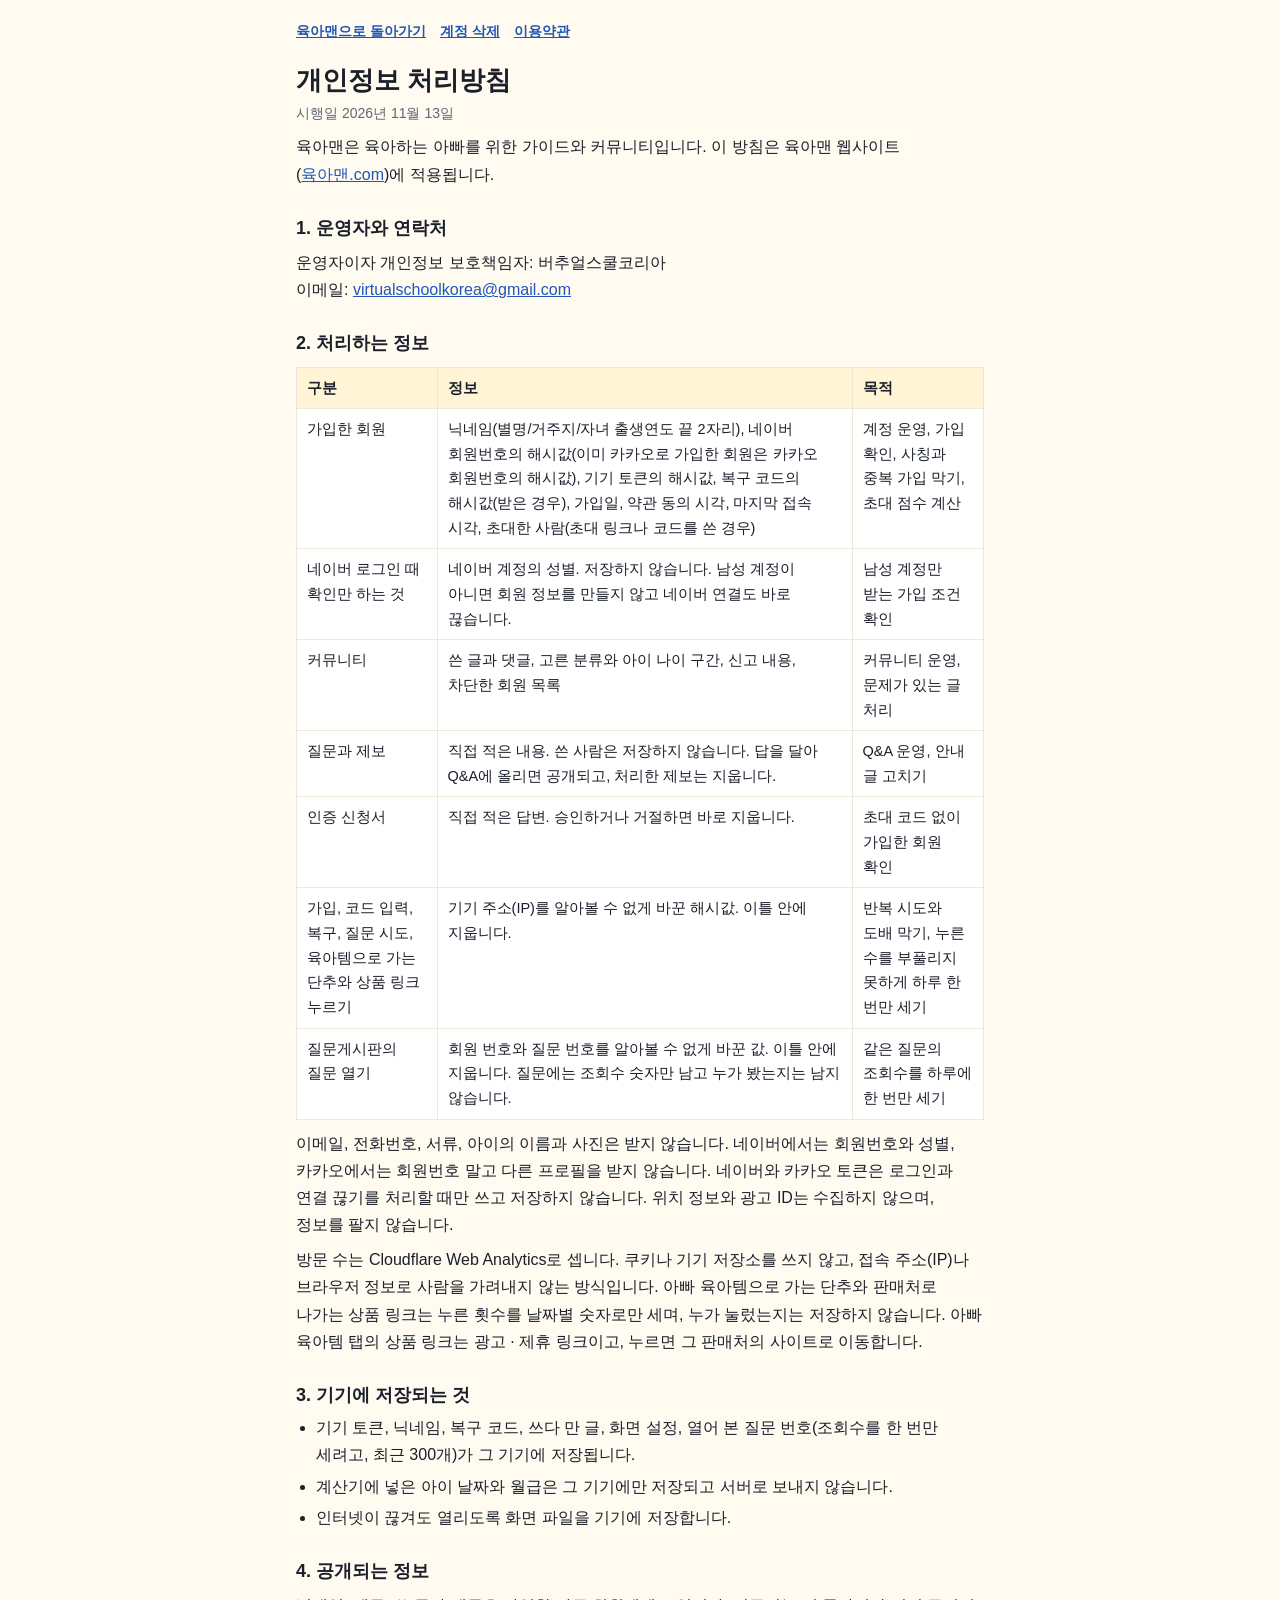
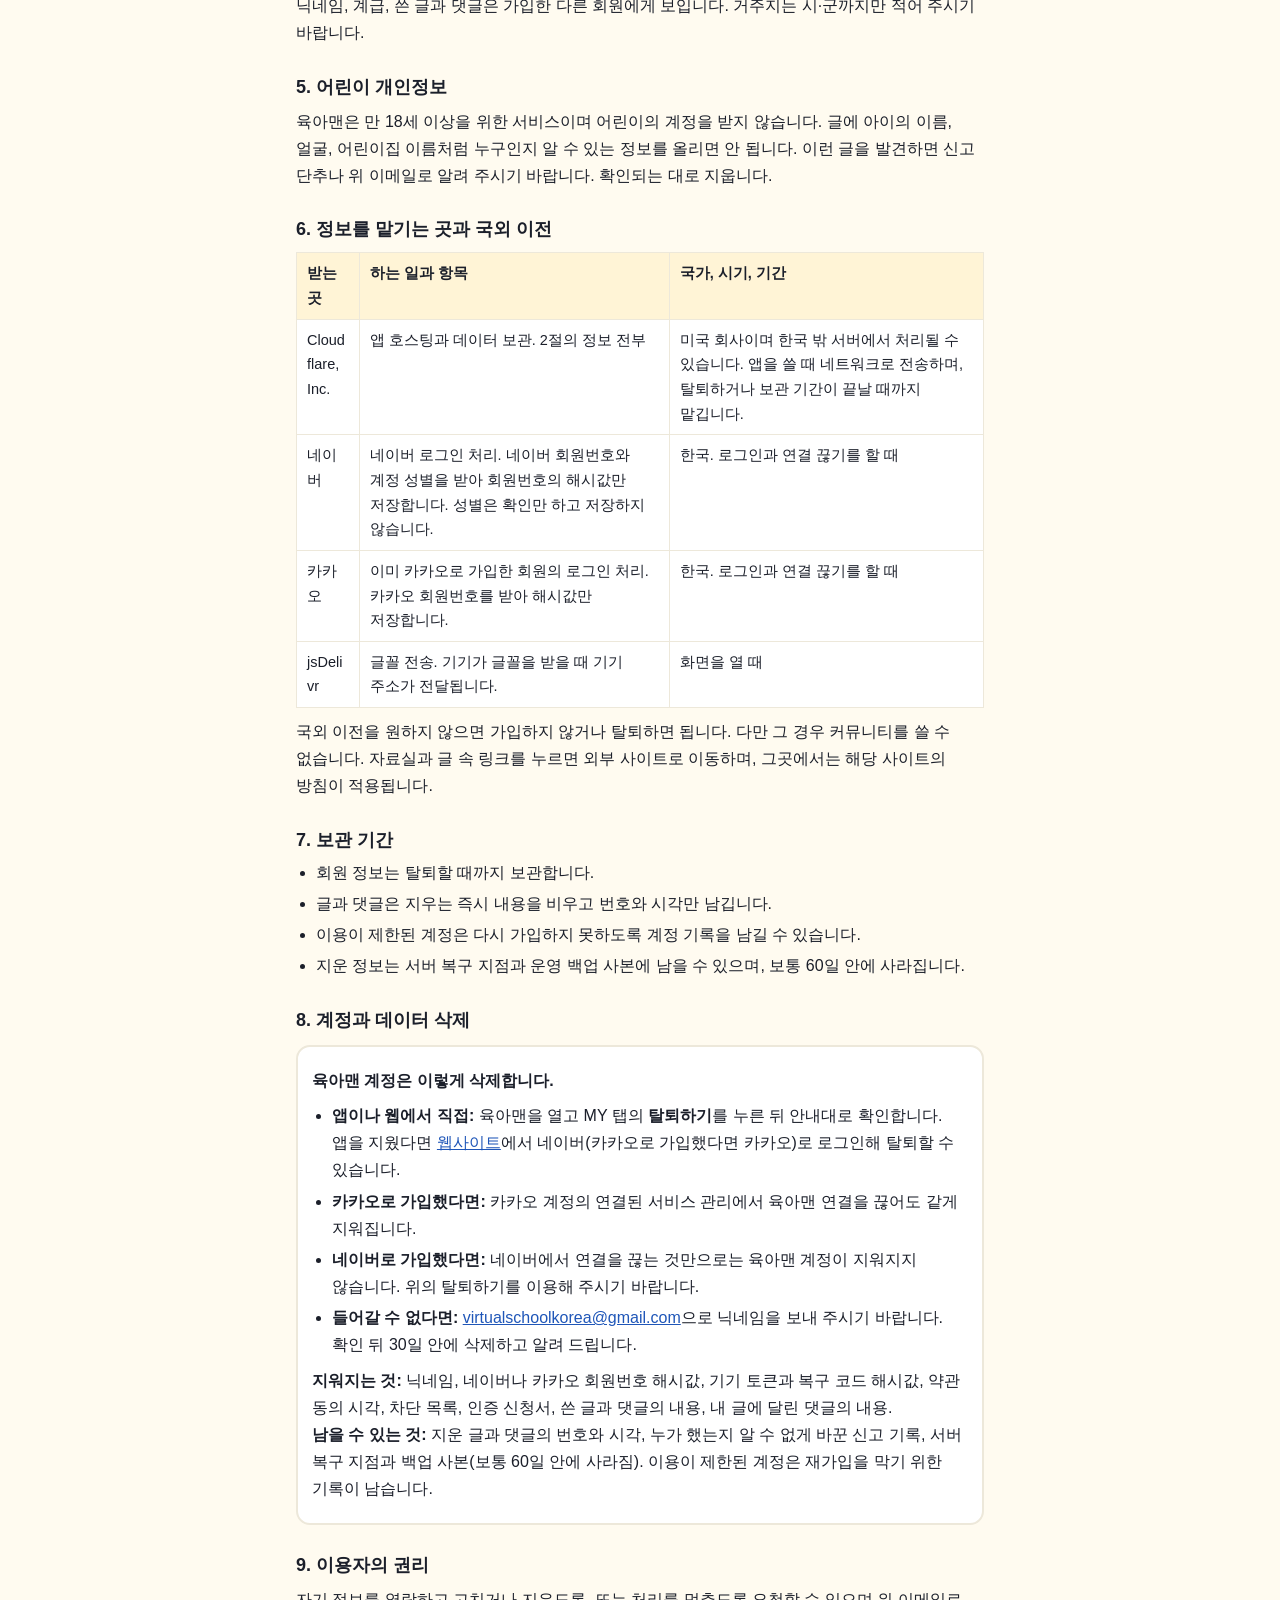
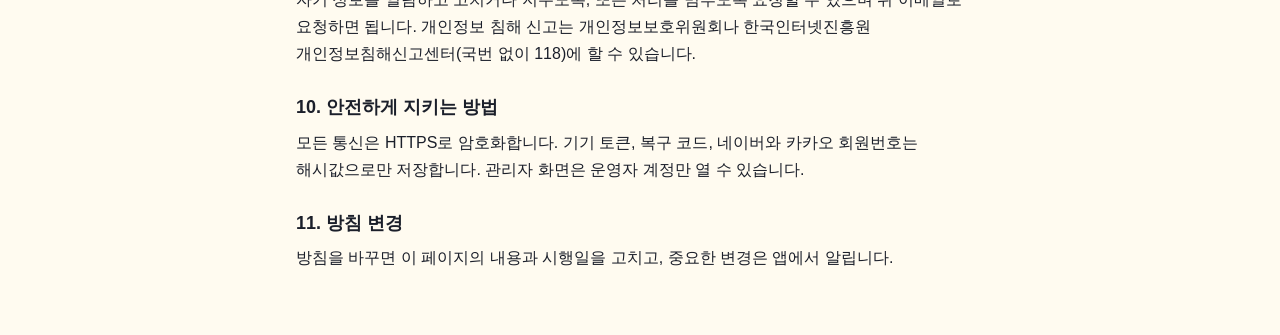
<file: public/privacy.html>
<!doctype html>
<html lang="ko">
<head>
<meta charset="utf-8">
<meta name="viewport" content="width=device-width, initial-scale=1">
<meta name="theme-color" content="#FFFBF0">
<meta name="robots" content="noindex">
<title>개인정보 처리방침 · 육아맨</title>
<meta name="description" content="육아맨 개인정보 처리방침과 계정 삭제 안내">
<link rel="icon" type="image/svg+xml" href="icons/logo.svg">
<style>
  :root { --ink: #1B1F2A; --sub: #5F6675; --line: #EDE8DA; --bg: #FFFBF0; --card: #FFFFFF; --head: #FFF4D6; --link: #1F56B8; }
  @media (prefers-color-scheme: dark) { :root { --ink: #EEF1F7; --sub: #AEB6C5; --line: #2C3445; --bg: #141A26; --card: #1D2534; --head: #262F40; --link: #8DB4FF; } }
  * { box-sizing: border-box; }
  body { margin: 0; background: var(--bg); color: var(--ink); font: 16px/1.7 -apple-system, BlinkMacSystemFont, "Apple SD Gothic Neo", "Noto Sans KR", "Malgun Gothic", Roboto, sans-serif; word-break: keep-all; overflow-wrap: anywhere; }
  main { max-width: 720px; margin: 0 auto; padding: 20px 16px 56px; }
  nav { display: flex; flex-wrap: wrap; gap: 8px 14px; font-size: 14px; font-weight: 700; }
  a { color: var(--link); }
  h1 { margin: 20px 0 4px; font-size: 26px; line-height: 1.3; }
  h2 { margin: 28px 0 6px; font-size: 18px; line-height: 1.4; }
  .date { margin: 0; color: var(--sub); font-size: 14px; }
  ul { padding-left: 20px; margin: 6px 0; }
  li { margin: 4px 0; }
  p { margin: 8px 0; }
  table { width: 100%; border-collapse: collapse; margin: 10px 0; background: var(--card); font-size: 14.5px; }
  th, td { border: 1px solid var(--line); padding: 8px 10px; text-align: left; vertical-align: top; }
  th { background: var(--head); }
  .box { background: var(--card); border: 2px solid var(--line); border-radius: 14px; padding: 12px 14px; margin: 12px 0; }
</style>
</head>
<body>
<main>
<nav><a href="./#/me">육아맨으로 돌아가기</a><a href="#delete">계정 삭제</a><a href="terms.html">이용약관</a></nav>

<h1>개인정보 처리방침</h1>
<p class="date">시행일 2026년 11월 13일</p>
<p>육아맨은 육아하는 아빠를 위한 가이드와 커뮤니티입니다. 이 방침은 육아맨 웹사이트(<a href="https://xn--e02bt1s4nb.com/">육아맨.com</a>)에 적용됩니다.</p>

<h2>1. 운영자와 연락처</h2>
<p>운영자이자 개인정보 보호책임자: 버추얼스쿨코리아<br>이메일: <a href="mailto:virtualschoolkorea@gmail.com">virtualschoolkorea@gmail.com</a></p>

<h2>2. 처리하는 정보</h2>
<table>
<tr><th>구분</th><th>정보</th><th>목적</th></tr>
<tr><td>가입한 회원</td><td>닉네임(별명/거주지/자녀 출생연도 끝 2자리), 네이버 회원번호의 해시값(이미 카카오로 가입한 회원은 카카오 회원번호의 해시값), 기기 토큰의 해시값, 복구 코드의 해시값(받은 경우), 가입일, 약관 동의 시각, 마지막 접속 시각, 초대한 사람(초대 링크나 코드를 쓴 경우)</td><td>계정 운영, 가입 확인, 사칭과 중복 가입 막기, 초대 점수 계산</td></tr>
<tr><td>네이버 로그인 때 확인만 하는 것</td><td>네이버 계정의 성별. 저장하지 않습니다. 남성 계정이 아니면 회원 정보를 만들지 않고 네이버 연결도 바로 끊습니다.</td><td>남성 계정만 받는 가입 조건 확인</td></tr>
<tr><td>커뮤니티</td><td>쓴 글과 댓글, 고른 분류와 아이 나이 구간, 신고 내용, 차단한 회원 목록</td><td>커뮤니티 운영, 문제가 있는 글 처리</td></tr>
<tr><td>질문과 제보</td><td>직접 적은 내용. 쓴 사람은 저장하지 않습니다. 답을 달아 Q&amp;A에 올리면 공개되고, 처리한 제보는 지웁니다.</td><td>Q&amp;A 운영, 안내 글 고치기</td></tr>
<tr><td>인증 신청서</td><td>직접 적은 답변. 승인하거나 거절하면 바로 지웁니다.</td><td>초대 코드 없이 가입한 회원 확인</td></tr>
<tr><td>가입, 코드 입력, 복구, 질문 시도, 육아템으로 가는 단추와 상품 링크 누르기</td><td>기기 주소(IP)를 알아볼 수 없게 바꾼 해시값. 이틀 안에 지웁니다.</td><td>반복 시도와 도배 막기, 누른 수를 부풀리지 못하게 하루 한 번만 세기</td></tr>
<tr><td>질문게시판의 질문 열기</td><td>회원 번호와 질문 번호를 알아볼 수 없게 바꾼 값. 이틀 안에 지웁니다. 질문에는 조회수 숫자만 남고 누가 봤는지는 남지 않습니다.</td><td>같은 질문의 조회수를 하루에 한 번만 세기</td></tr>
</table>
<p>이메일, 전화번호, 서류, 아이의 이름과 사진은 받지 않습니다. 네이버에서는 회원번호와 성별, 카카오에서는 회원번호 말고 다른 프로필을 받지 않습니다. 네이버와 카카오 토큰은 로그인과 연결 끊기를 처리할 때만 쓰고 저장하지 않습니다. 위치 정보와 광고 ID는 수집하지 않으며, 정보를 팔지 않습니다.</p>
<p>방문 수는 Cloudflare Web Analytics로 셉니다. 쿠키나 기기 저장소를 쓰지 않고, 접속 주소(IP)나 브라우저 정보로 사람을 가려내지 않는 방식입니다. 아빠 육아템으로 가는 단추와 판매처로 나가는 상품 링크는 누른 횟수를 날짜별 숫자로만 세며, 누가 눌렀는지는 저장하지 않습니다. 아빠 육아템 탭의 상품 링크는 광고 · 제휴 링크이고, 누르면 그 판매처의 사이트로 이동합니다.</p>

<h2>3. 기기에 저장되는 것</h2>
<ul>
<li>기기 토큰, 닉네임, 복구 코드, 쓰다 만 글, 화면 설정, 열어 본 질문 번호(조회수를 한 번만 세려고, 최근 300개)가 그 기기에 저장됩니다.</li>
<li>계산기에 넣은 아이 날짜와 월급은 그 기기에만 저장되고 서버로 보내지 않습니다.</li>
<li>인터넷이 끊겨도 열리도록 화면 파일을 기기에 저장합니다.</li>
</ul>

<h2>4. 공개되는 정보</h2>
<p>닉네임, 계급, 쓴 글과 댓글은 가입한 다른 회원에게 보입니다. 거주지는 시·군까지만 적어 주시기 바랍니다.</p>

<h2>5. 어린이 개인정보</h2>
<p>육아맨은 만 18세 이상을 위한 서비스이며 어린이의 계정을 받지 않습니다. 글에 아이의 이름, 얼굴, 어린이집 이름처럼 누구인지 알 수 있는 정보를 올리면 안 됩니다. 이런 글을 발견하면 신고 단추나 위 이메일로 알려 주시기 바랍니다. 확인되는 대로 지웁니다.</p>

<h2>6. 정보를 맡기는 곳과 국외 이전</h2>
<table>
<tr><th>받는 곳</th><th>하는 일과 항목</th><th>국가, 시기, 기간</th></tr>
<tr><td>Cloudflare, Inc.</td><td>앱 호스팅과 데이터 보관. 2절의 정보 전부</td><td>미국 회사이며 한국 밖 서버에서 처리될 수 있습니다. 앱을 쓸 때 네트워크로 전송하며, 탈퇴하거나 보관 기간이 끝날 때까지 맡깁니다.</td></tr>
<tr><td>네이버</td><td>네이버 로그인 처리. 네이버 회원번호와 계정 성별을 받아 회원번호의 해시값만 저장합니다. 성별은 확인만 하고 저장하지 않습니다.</td><td>한국. 로그인과 연결 끊기를 할 때</td></tr>
<tr><td>카카오</td><td>이미 카카오로 가입한 회원의 로그인 처리. 카카오 회원번호를 받아 해시값만 저장합니다.</td><td>한국. 로그인과 연결 끊기를 할 때</td></tr>
<tr><td>jsDelivr</td><td>글꼴 전송. 기기가 글꼴을 받을 때 기기 주소가 전달됩니다.</td><td>화면을 열 때</td></tr>
</table>
<p>국외 이전을 원하지 않으면 가입하지 않거나 탈퇴하면 됩니다. 다만 그 경우 커뮤니티를 쓸 수 없습니다. 자료실과 글 속 링크를 누르면 외부 사이트로 이동하며, 그곳에서는 해당 사이트의 방침이 적용됩니다.</p>

<h2>7. 보관 기간</h2>
<ul>
<li>회원 정보는 탈퇴할 때까지 보관합니다.</li>
<li>글과 댓글은 지우는 즉시 내용을 비우고 번호와 시각만 남깁니다.</li>
<li>이용이 제한된 계정은 다시 가입하지 못하도록 계정 기록을 남길 수 있습니다.</li>
<li>지운 정보는 서버 복구 지점과 운영 백업 사본에 남을 수 있으며, 보통 60일 안에 사라집니다.</li>
</ul>

<h2 id="delete">8. 계정과 데이터 삭제</h2>
<div class="box">
<p><b>육아맨 계정은 이렇게 삭제합니다.</b></p>
<ul>
<li><b>앱이나 웹에서 직접:</b> 육아맨을 열고 MY 탭의 <b>탈퇴하기</b>를 누른 뒤 안내대로 확인합니다. 앱을 지웠다면 <a href="https://xn--e02bt1s4nb.com/#/me">웹사이트</a>에서 네이버(카카오로 가입했다면 카카오)로 로그인해 탈퇴할 수 있습니다.</li>
<li><b>카카오로 가입했다면:</b> 카카오 계정의 연결된 서비스 관리에서 육아맨 연결을 끊어도 같게 지워집니다.</li>
<li><b>네이버로 가입했다면:</b> 네이버에서 연결을 끊는 것만으로는 육아맨 계정이 지워지지 않습니다. 위의 탈퇴하기를 이용해 주시기 바랍니다.</li>
<li><b>들어갈 수 없다면:</b> <a href="mailto:virtualschoolkorea@gmail.com?subject=%EC%9C%A1%EC%95%84%EB%A7%A8%20%EA%B3%84%EC%A0%95%20%EC%82%AD%EC%A0%9C%20%EC%9A%94%EC%B2%AD">virtualschoolkorea@gmail.com</a>으로 닉네임을 보내 주시기 바랍니다. 확인 뒤 30일 안에 삭제하고 알려 드립니다.</li>
</ul>
<p><b>지워지는 것:</b> 닉네임, 네이버나 카카오 회원번호 해시값, 기기 토큰과 복구 코드 해시값, 약관 동의 시각, 차단 목록, 인증 신청서, 쓴 글과 댓글의 내용, 내 글에 달린 댓글의 내용.<br>
<b>남을 수 있는 것:</b> 지운 글과 댓글의 번호와 시각, 누가 했는지 알 수 없게 바꾼 신고 기록, 서버 복구 지점과 백업 사본(보통 60일 안에 사라짐). 이용이 제한된 계정은 재가입을 막기 위한 기록이 남습니다.</p>
</div>

<h2>9. 이용자의 권리</h2>
<p>자기 정보를 열람하고 고치거나 지우도록, 또는 처리를 멈추도록 요청할 수 있으며 위 이메일로 요청하면 됩니다. 개인정보 침해 신고는 개인정보보호위원회나 한국인터넷진흥원 개인정보침해신고센터(국번 없이 118)에 할 수 있습니다.</p>

<h2>10. 안전하게 지키는 방법</h2>
<p>모든 통신은 HTTPS로 암호화합니다. 기기 토큰, 복구 코드, 네이버와 카카오 회원번호는 해시값으로만 저장합니다. 관리자 화면은 운영자 계정만 열 수 있습니다.</p>

<h2>11. 방침 변경</h2>
<p>방침을 바꾸면 이 페이지의 내용과 시행일을 고치고, 중요한 변경은 앱에서 알립니다.</p>
</main>
</body>
</html>
</file>
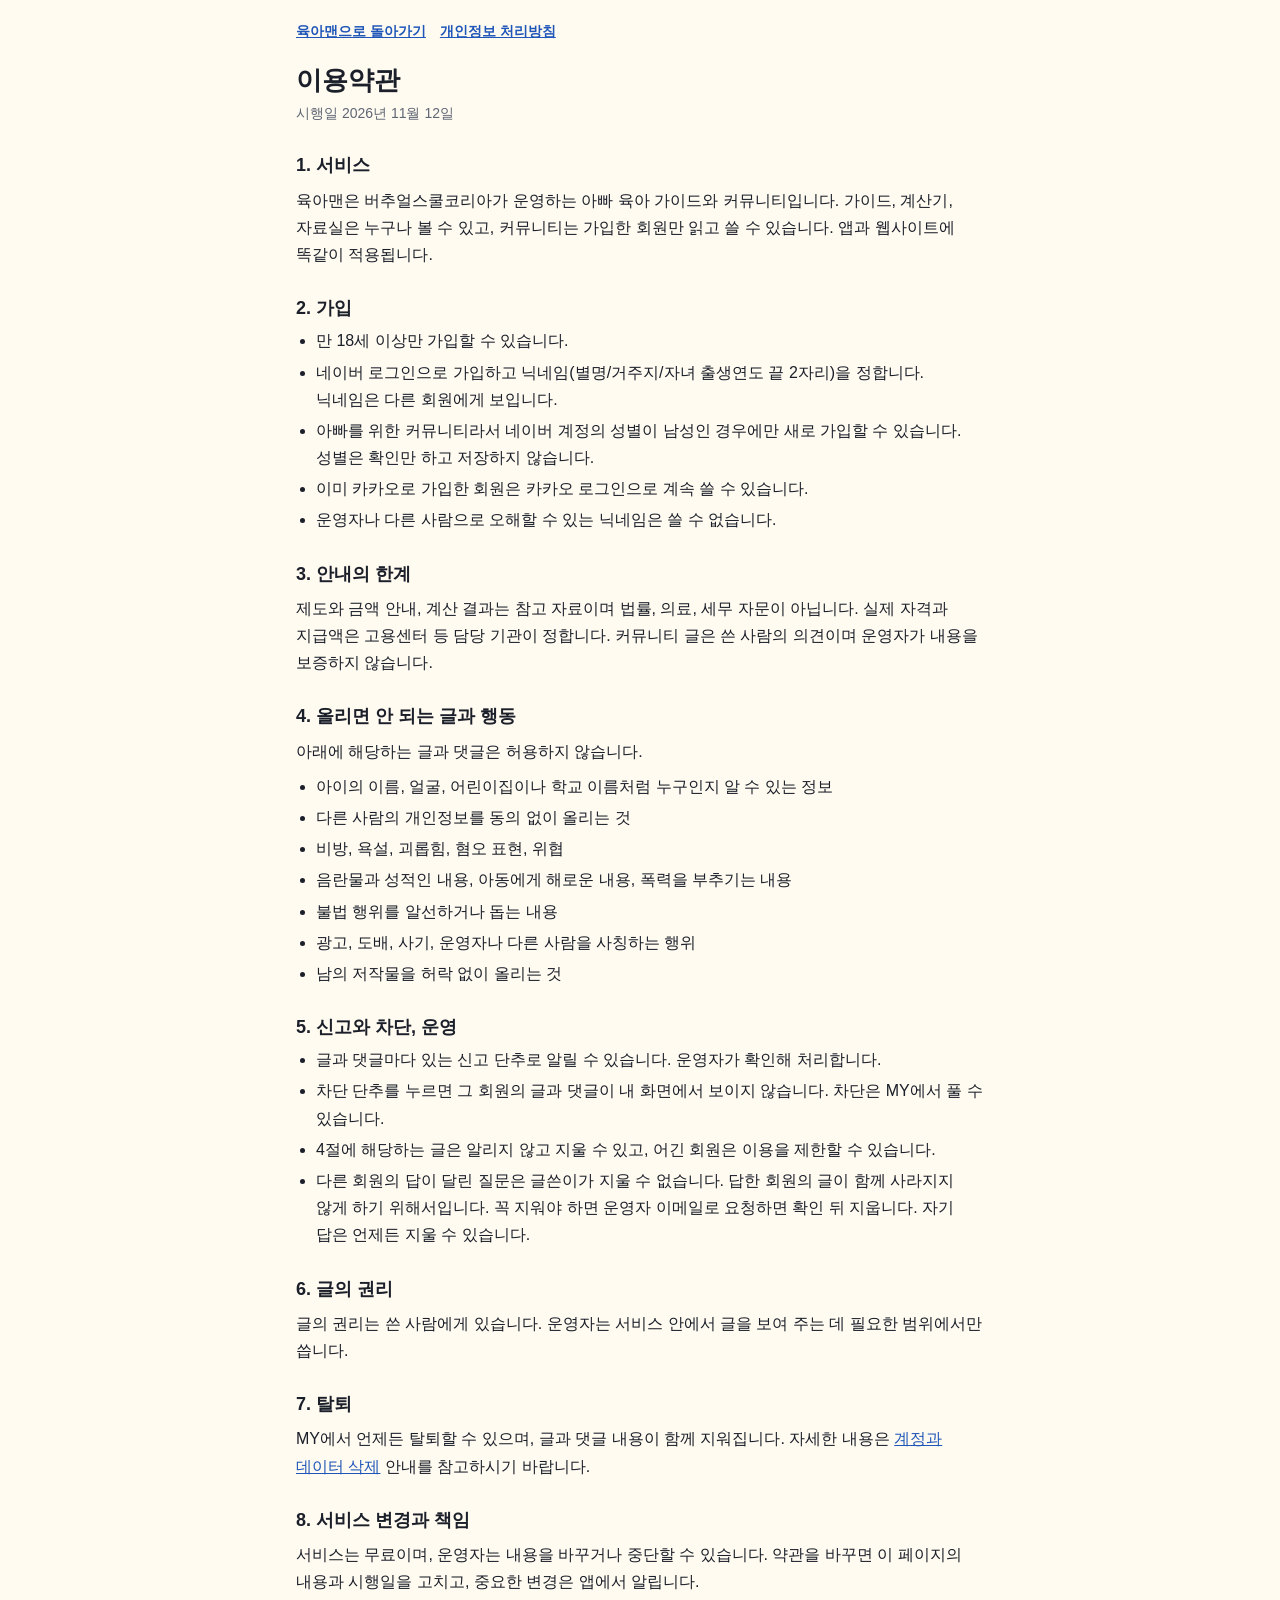
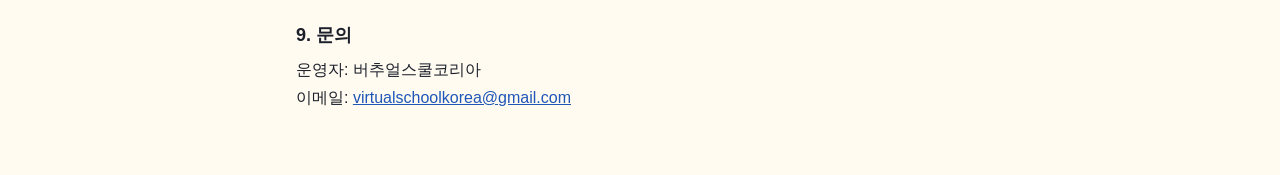
<file: public/terms.html>
<!doctype html>
<html lang="ko">
<head>
<meta charset="utf-8">
<meta name="viewport" content="width=device-width, initial-scale=1">
<meta name="theme-color" content="#FFFBF0">
<meta name="robots" content="noindex">
<title>이용약관 · 육아맨</title>
<meta name="description" content="육아맨 이용약관">
<link rel="icon" type="image/svg+xml" href="icons/logo.svg">
<style>
  :root { --ink: #1B1F2A; --sub: #5F6675; --line: #EDE8DA; --bg: #FFFBF0; --card: #FFFFFF; --link: #1F56B8; }
  @media (prefers-color-scheme: dark) { :root { --ink: #EEF1F7; --sub: #AEB6C5; --line: #2C3445; --bg: #141A26; --card: #1D2534; --link: #8DB4FF; } }
  * { box-sizing: border-box; }
  body { margin: 0; background: var(--bg); color: var(--ink); font: 16px/1.7 -apple-system, BlinkMacSystemFont, "Apple SD Gothic Neo", "Noto Sans KR", "Malgun Gothic", Roboto, sans-serif; word-break: keep-all; overflow-wrap: anywhere; }
  main { max-width: 720px; margin: 0 auto; padding: 20px 16px 56px; }
  nav { display: flex; flex-wrap: wrap; gap: 8px 14px; font-size: 14px; font-weight: 700; }
  a { color: var(--link); }
  h1 { margin: 20px 0 4px; font-size: 26px; line-height: 1.3; }
  h2 { margin: 28px 0 6px; font-size: 18px; line-height: 1.4; }
  .date { margin: 0; color: var(--sub); font-size: 14px; }
  ul { padding-left: 20px; margin: 6px 0; }
  li { margin: 4px 0; }
  p { margin: 8px 0; }
</style>
</head>
<body>
<main>
<nav><a href="./#/me">육아맨으로 돌아가기</a><a href="privacy.html">개인정보 처리방침</a></nav>

<h1>이용약관</h1>
<p class="date">시행일 2026년 11월 12일</p>

<h2>1. 서비스</h2>
<p>육아맨은 버추얼스쿨코리아가 운영하는 아빠 육아 가이드와 커뮤니티입니다. 가이드, 계산기, 자료실은 누구나 볼 수 있고, 커뮤니티는 가입한 회원만 읽고 쓸 수 있습니다. 앱과 웹사이트에 똑같이 적용됩니다.</p>

<h2>2. 가입</h2>
<ul>
<li>만 18세 이상만 가입할 수 있습니다.</li>
<li>네이버 로그인으로 가입하고 닉네임(별명/거주지/자녀 출생연도 끝 2자리)을 정합니다. 닉네임은 다른 회원에게 보입니다.</li>
<li>아빠를 위한 커뮤니티라서 네이버 계정의 성별이 남성인 경우에만 새로 가입할 수 있습니다. 성별은 확인만 하고 저장하지 않습니다.</li>
<li>이미 카카오로 가입한 회원은 카카오 로그인으로 계속 쓸 수 있습니다.</li>
<li>운영자나 다른 사람으로 오해할 수 있는 닉네임은 쓸 수 없습니다.</li>
</ul>

<h2>3. 안내의 한계</h2>
<p>제도와 금액 안내, 계산 결과는 참고 자료이며 법률, 의료, 세무 자문이 아닙니다. 실제 자격과 지급액은 고용센터 등 담당 기관이 정합니다. 커뮤니티 글은 쓴 사람의 의견이며 운영자가 내용을 보증하지 않습니다.</p>

<h2>4. 올리면 안 되는 글과 행동</h2>
<p>아래에 해당하는 글과 댓글은 허용하지 않습니다.</p>
<ul>
<li>아이의 이름, 얼굴, 어린이집이나 학교 이름처럼 누구인지 알 수 있는 정보</li>
<li>다른 사람의 개인정보를 동의 없이 올리는 것</li>
<li>비방, 욕설, 괴롭힘, 혐오 표현, 위협</li>
<li>음란물과 성적인 내용, 아동에게 해로운 내용, 폭력을 부추기는 내용</li>
<li>불법 행위를 알선하거나 돕는 내용</li>
<li>광고, 도배, 사기, 운영자나 다른 사람을 사칭하는 행위</li>
<li>남의 저작물을 허락 없이 올리는 것</li>
</ul>

<h2>5. 신고와 차단, 운영</h2>
<ul>
<li>글과 댓글마다 있는 신고 단추로 알릴 수 있습니다. 운영자가 확인해 처리합니다.</li>
<li>차단 단추를 누르면 그 회원의 글과 댓글이 내 화면에서 보이지 않습니다. 차단은 MY에서 풀 수 있습니다.</li>
<li>4절에 해당하는 글은 알리지 않고 지울 수 있고, 어긴 회원은 이용을 제한할 수 있습니다.</li>
<li>다른 회원의 답이 달린 질문은 글쓴이가 지울 수 없습니다. 답한 회원의 글이 함께 사라지지 않게 하기 위해서입니다. 꼭 지워야 하면 운영자 이메일로 요청하면 확인 뒤 지웁니다. 자기 답은 언제든 지울 수 있습니다.</li>
</ul>

<h2>6. 글의 권리</h2>
<p>글의 권리는 쓴 사람에게 있습니다. 운영자는 서비스 안에서 글을 보여 주는 데 필요한 범위에서만 씁니다.</p>

<h2>7. 탈퇴</h2>
<p>MY에서 언제든 탈퇴할 수 있으며, 글과 댓글 내용이 함께 지워집니다. 자세한 내용은 <a href="privacy.html#delete">계정과 데이터 삭제</a> 안내를 참고하시기 바랍니다.</p>

<h2>8. 서비스 변경과 책임</h2>
<p>서비스는 무료이며, 운영자는 내용을 바꾸거나 중단할 수 있습니다. 약관을 바꾸면 이 페이지의 내용과 시행일을 고치고, 중요한 변경은 앱에서 알립니다.</p>

<h2>9. 문의</h2>
<p>운영자: 버추얼스쿨코리아<br>이메일: <a href="mailto:virtualschoolkorea@gmail.com">virtualschoolkorea@gmail.com</a></p>
</main>
</body>
</html>
</file>
